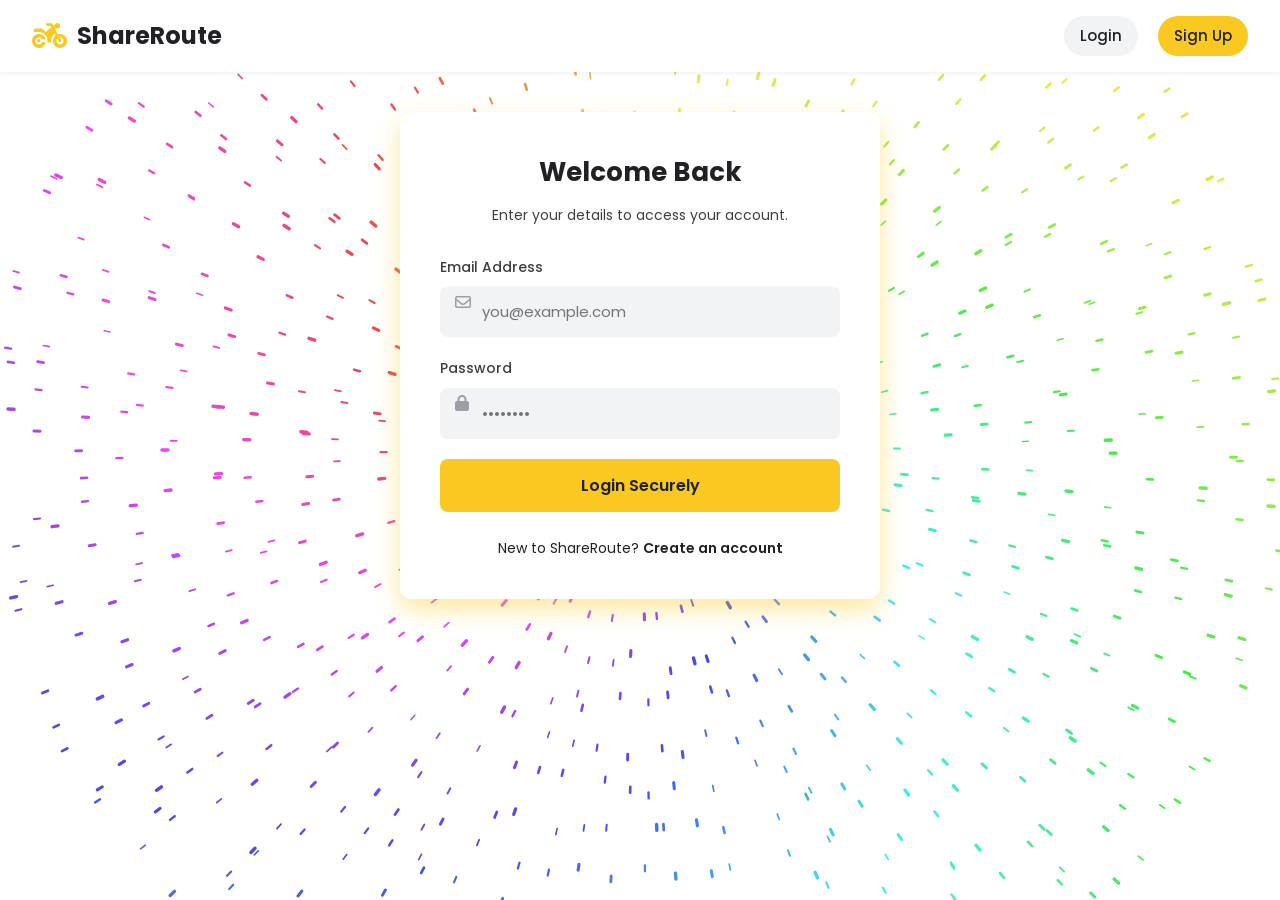
<file: index.html>
<!DOCTYPE html>
<html lang="en">
<head>
    <meta charset="UTF-8">
    <meta name="viewport" content="width=device-width, initial-scale=1.0">
    <title>Login - ShareRoute</title>
    <!-- FontAwesome for icons -->
    <link rel="stylesheet" href="https://cdnjs.cloudflare.com/ajax/libs/font-awesome/6.4.0/css/all.min.css">
    <link rel="stylesheet" href="style.css">
    <script type="module" src="app.js"></script>
</head>
<body>
    <header>
        <a href="index.html" class="logo">
            <i class="fa-solid fa-motorcycle"></i>
            ShareRoute
        </a>
        <nav>
            <a href="index.html" class="active">Login</a>
            <a href="register.html" class="btn-primary">Sign Up</a>
        </nav>
    </header>

    <main>
        <div class="form-container">
            <div class="form-header">
                <h2>Welcome Back</h2>
                <p>Enter your details to access your account.</p>
            </div>
            <form id="login-form">
                <div class="form-group">
                    <label for="email">Email Address</label>
                    <i class="fa-regular fa-envelope"></i>
                    <input type="email" id="email" placeholder="you@example.com" required>
                </div>
                <div class="form-group">
                    <label for="password">Password</label>
                    <i class="fa-solid fa-lock"></i>
                    <input type="password" id="password" placeholder="••••••••" required>
                </div>
                <button type="submit" class="btn">Login Securely</button>
            </form>
            <div class="links">
                <p>New to ShareRoute? <a href="register.html">Create an account</a></p>
            </div>
        </div>
    </main>
</body>
</html>
</file>
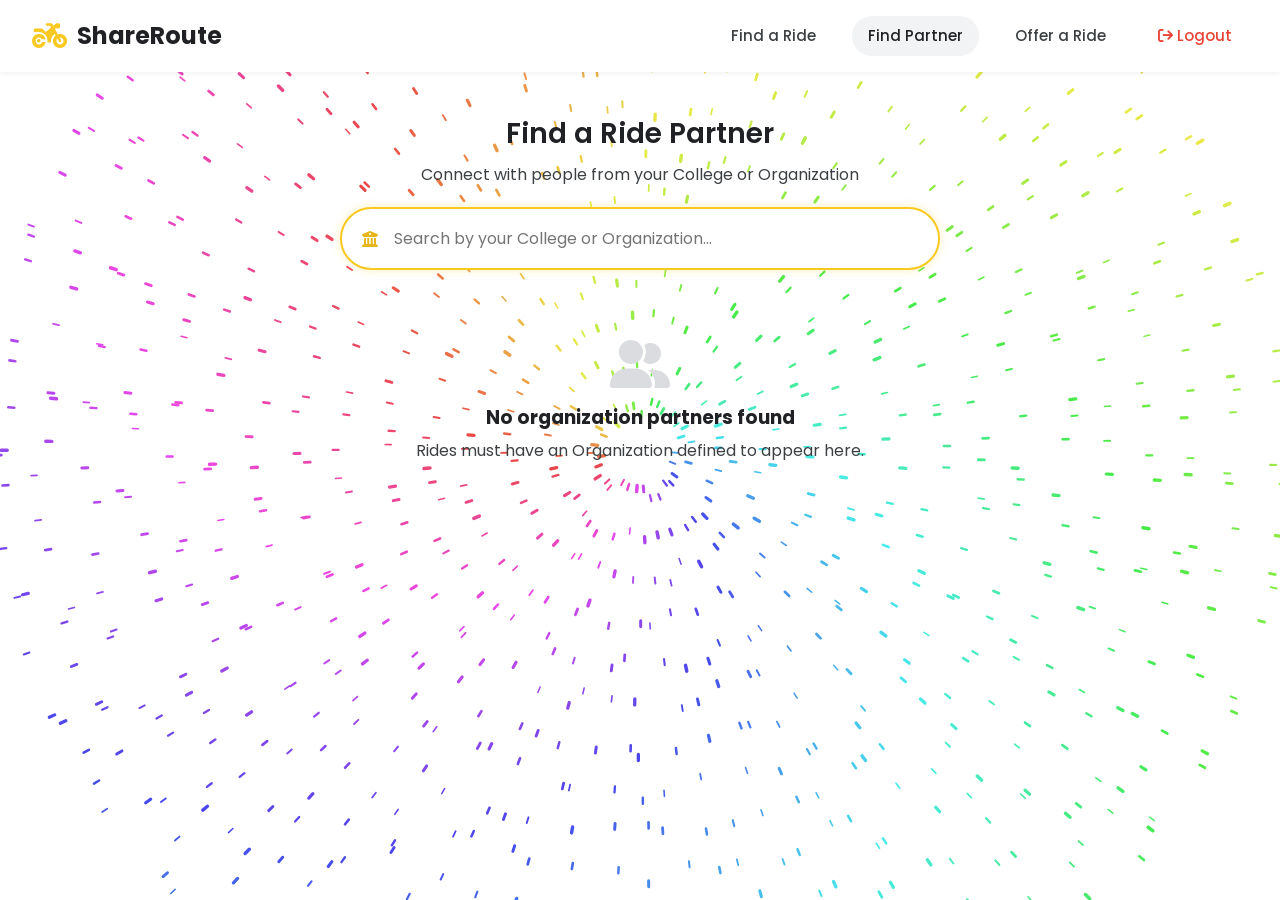
<file: find-partner.html>
<!DOCTYPE html>
<html lang="en">
<head>
    <meta charset="UTF-8">
    <meta name="viewport" content="width=device-width, initial-scale=1.0">
    <title>Find Partner - ShareRoute</title>
    <link rel="stylesheet" href="https://cdnjs.cloudflare.com/ajax/libs/font-awesome/6.4.0/css/all.min.css">
    <link rel="stylesheet" href="style.css">
    <script type="module" src="app.js"></script>
</head>
<body>
    <header>
        <a href="final-ride.html" class="logo">
            <i class="fa-solid fa-motorcycle"></i>
            ShareRoute
        </a>
        <nav>
            <a href="final-ride.html">Find a Ride</a>
            <a href="find-partner.html" class="active">Find Partner</a>
            <a href="offer-ride.html">Offer a Ride</a>
            <a href="index.html" style="color: #EA4335;"><i class="fa-solid fa-arrow-right-from-bracket"></i> Logout</a>
        </nav>
    </header>

    <main>
        <div class="search-section">
            <h2 class="title" style="margin-bottom: 5px;">Find a Ride Partner</h2>
            <p style="text-align: center; color: var(--dark-light); margin-bottom: 20px;">Connect with people from your College or Organization</p>
            
            <div class="search-bar" style="border: 2px solid var(--primary); box-shadow: 0 0 10px rgba(249, 201, 34, 0.3);">
                <i class="fa-solid fa-building-columns" style="color: var(--primary-hover);"></i>
                <input type="text" id="partner-search-input" placeholder="Search by your College or Organization...">
            </div>
        </div>
        
        <div id="partner-container" style="display: grid; grid-template-columns: repeat(auto-fill, minmax(320px, 1fr)); gap: 25px;">
            <!-- Partner Rides will be injected here dynamically -->
        </div>
    </main>

    <!-- Modal for Connection -->
    <div id="connect-modal" class="modal">
        <div class="modal-content">
            <span class="close-modal">&times;</span>
            <div class="modal-header">
                <i class="fa-solid fa-handshake-angle" style="font-size: 30px; color: var(--primary); margin-bottom: 10px;"></i>
                <h3 id="modal-title">Connect with Driver</h3>
            </div>
            <p id="modal-desc" style="text-align: center; margin-bottom: 20px; color: var(--dark-light);">Send a request to share contact details and plan your trip together.</p>
            <textarea id="connect-message" placeholder="Hi, I'm also from this organization and looking to share this ride..." rows="3" style="width: 100%; padding: 10px; border-radius: 8px; border: 1px solid var(--border); margin-bottom: 20px; font-family: inherit;"></textarea>
            <button id="send-connect-btn" class="btn"><i class="fa-regular fa-paper-plane"></i> Send Request</button>
            <div id="modal-success-msg" style="display: none; margin-top: 15px; color: #137333; background: #E6F4EA; padding: 10px; border-radius: 8px; text-align: center; font-weight: 500;">
                <i class="fa-solid fa-circle-check"></i> Request sent! They will check their inbox. 
            </div>
        </div>
    </div>
</body>
</html>
</file>
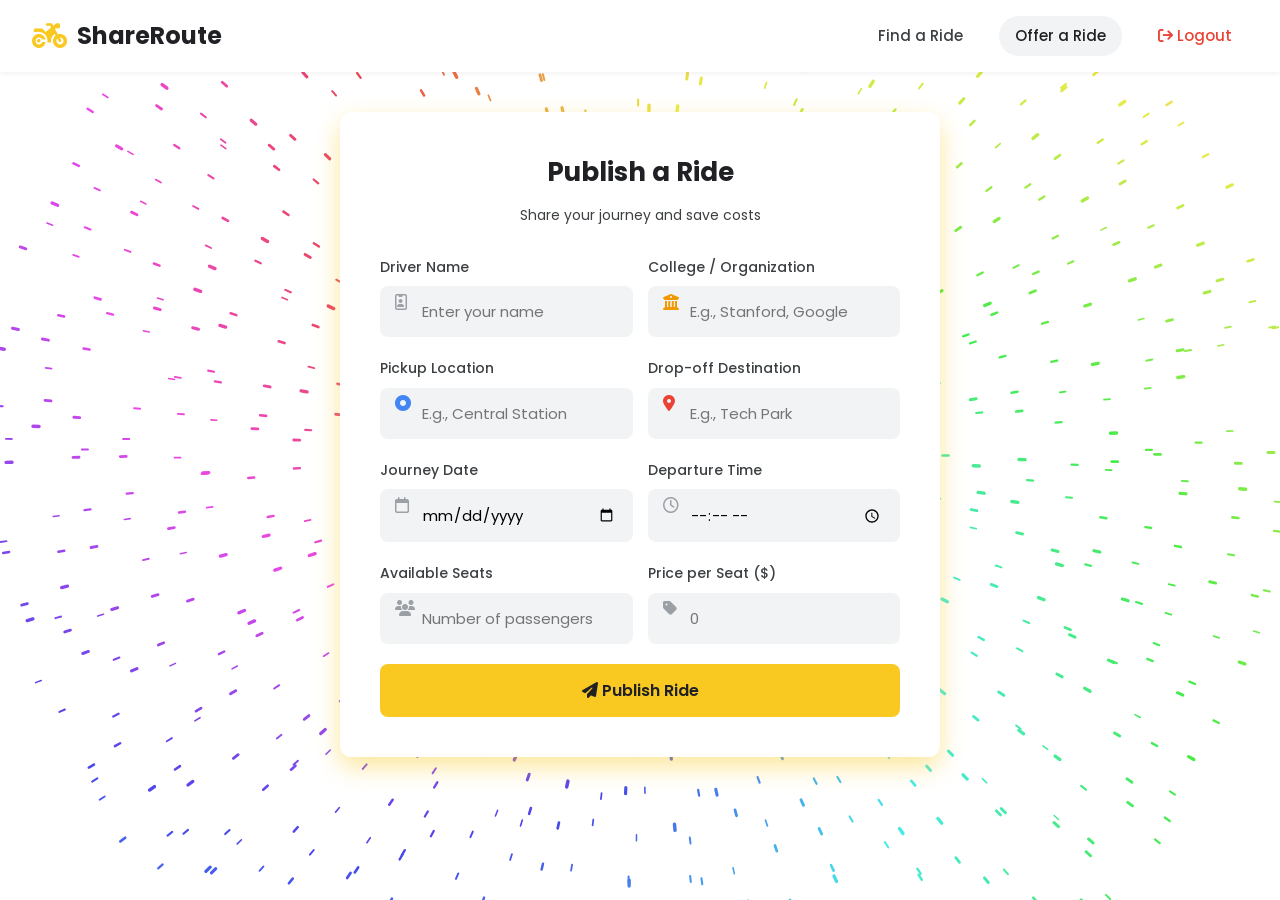
<file: offer-ride.html>
<!DOCTYPE html>
<html lang="en">
<head>
    <meta charset="UTF-8">
    <meta name="viewport" content="width=device-width, initial-scale=1.0">
    <title>Offer a Ride - ShareRoute</title>
    <link rel="stylesheet" href="https://cdnjs.cloudflare.com/ajax/libs/font-awesome/6.4.0/css/all.min.css">
    <link rel="stylesheet" href="style.css">
    <script type="module" src="app.js"></script>
</head>
<body>
    <header>
        <a href="final-ride.html" class="logo">
            <i class="fa-solid fa-motorcycle"></i>
            ShareRoute
        </a>
        <nav>
            <a href="final-ride.html">Find a Ride</a>
            <a href="offer-ride.html" class="active">Offer a Ride</a>
            <a href="index.html" style="color: #EA4335;"><i class="fa-solid fa-arrow-right-from-bracket"></i> Logout</a>
        </nav>
    </header>

    <main>
        <div class="form-container wide">
            <div class="form-header">
                <h2>Publish a Ride</h2>
                <p>Share your journey and save costs</p>
            </div>
            <form id="post-ride-form">
                <div class="form-row">
                    <div class="form-group">
                        <label for="driver">Driver Name</label>
                        <i class="fa-regular fa-id-badge"></i>
                        <input type="text" id="driver" placeholder="Enter your name" required>
                    </div>
                    <div class="form-group">
                        <label for="organization">College / Organization</label>
                        <i class="fa-solid fa-building-columns" style="color: #F29900;"></i>
                        <input type="text" id="organization" placeholder="E.g., Stanford, Google" required>
                    </div>
                </div>
                
                <div class="form-row">
                    <div class="form-group">
                        <label for="start_location">Pickup Location</label>
                        <i class="fa-solid fa-circle-dot" style="color: #4285F4;"></i>
                        <input type="text" id="start_location" placeholder="E.g., Central Station" required>
                    </div>
                    <div class="form-group">
                        <label for="destination">Drop-off Destination</label>
                        <i class="fa-solid fa-location-dot" style="color: #EA4335;"></i>
                        <input type="text" id="destination" placeholder="E.g., Tech Park" required>
                    </div>
                </div>

                <div class="form-row">
                    <div class="form-group">
                        <label for="date">Journey Date</label>
                        <i class="fa-regular fa-calendar"></i>
                        <input style="padding-left: 40px;" type="date" id="date" required>
                    </div>
                    <div class="form-group">
                        <label for="time">Departure Time</label>
                        <i class="fa-regular fa-clock"></i>
                        <input style="padding-left: 40px;" type="time" id="time" required>
                    </div>
                </div>

                <div class="form-row">
                    <div class="form-group">
                        <label for="seats">Available Seats</label>
                        <i class="fa-solid fa-users"></i>
                        <input type="number" id="seats" min="1" max="10" placeholder="Number of passengers" required>
                    </div>
                    <div class="form-group">
                        <label for="price">Price per Seat ($)</label>
                        <i class="fa-solid fa-tag"></i>
                        <input type="number" id="price" min="0" placeholder="0" required>
                    </div>
                </div>

                <button type="submit" class="btn"><i class="fa-solid fa-paper-plane"></i> Publish Ride</button>
            </form>
            <div id="message"></div>
        </div>
    </main>
</body>
</html>
</file>
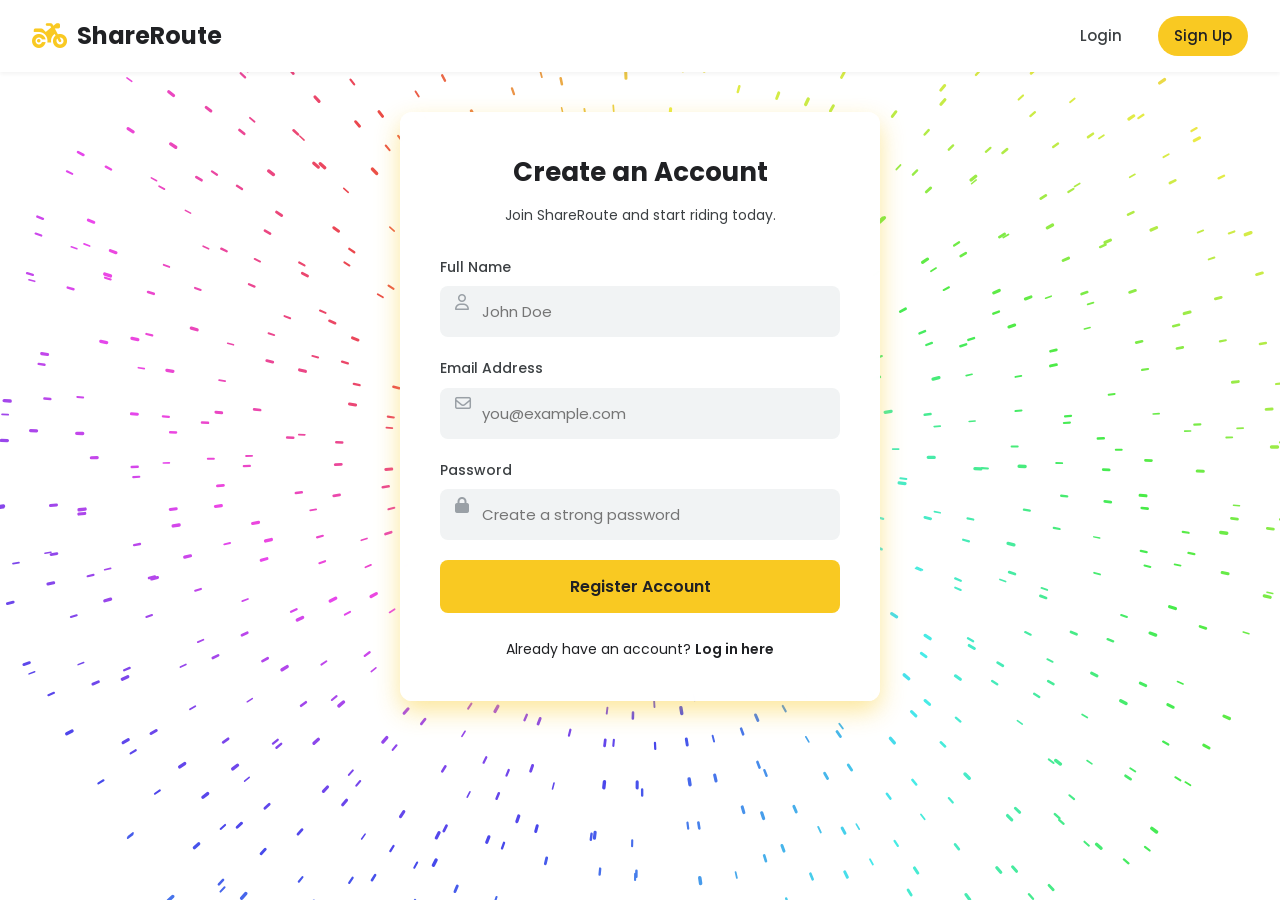
<file: register.html>
<!DOCTYPE html>
<html lang="en">
<head>
    <meta charset="UTF-8">
    <meta name="viewport" content="width=device-width, initial-scale=1.0">
    <title>Register - ShareRoute</title>
    <link rel="stylesheet" href="https://cdnjs.cloudflare.com/ajax/libs/font-awesome/6.4.0/css/all.min.css">
    <link rel="stylesheet" href="style.css">
    <script type="module" src="app.js"></script>
</head>
<body>
    <header>
        <a href="index.html" class="logo">
            <i class="fa-solid fa-motorcycle"></i>
            ShareRoute
        </a>
        <nav>
            <a href="index.html">Login</a>
            <a href="register.html" class="active btn-primary">Sign Up</a>
        </nav>
    </header>

    <main>
        <div class="form-container">
            <div class="form-header">
                <h2>Create an Account</h2>
                <p>Join ShareRoute and start riding today.</p>
            </div>
            <form id="register-form">
                <div class="form-group">
                    <label for="name">Full Name</label>
                    <i class="fa-regular fa-user"></i>
                    <input type="text" id="name" placeholder="John Doe" required>
                </div>
                <div class="form-group">
                    <label for="email">Email Address</label>
                    <i class="fa-regular fa-envelope"></i>
                    <input type="email" id="email" placeholder="you@example.com" required>
                </div>
                <div class="form-group">
                    <label for="password">Password</label>
                    <i class="fa-solid fa-lock"></i>
                    <input type="password" id="password" placeholder="Create a strong password" required>
                </div>
                <button type="submit" class="btn">Register Account</button>
            </form>
            <div class="links">
                <p>Already have an account? <a href="index.html">Log in here</a></p>
            </div>
        </div>
    </main>
</body>
</html>
</file>
<file: style.css>
@import url('https://fonts.googleapis.com/css2?family=Poppins:wght@300;400;500;600;700&display=swap');

:root {
    --primary: #F9C922; /* Rapido Yellow */
    --primary-hover: #E5B71B;
    --dark: #202124;
    --dark-light: #3C4043;
    --background: #F8F9FA;
    --white: #FFFFFF;
    --gray-bg: #F1F3F4;
    --border: #DADCE0;
    --shadow: 0 6px 16px rgba(249, 201, 34, 0.25); /* Yellow shade shadow */
    --shadow-hover: 0 10px 24px rgba(249, 201, 34, 0.45); /* Intense yellow shade on hover */
    --radius: 12px;
    --transition: 0.3s ease;
}

* {
    box-sizing: border-box;
    margin: 0;
    padding: 0;
    font-family: 'Poppins', sans-serif;
}

body {
    background-color: transparent;
    color: var(--dark);
    line-height: 1.6;
    -webkit-font-smoothing: antialiased;
}

/* Base Body pseudo-element to match white but keep canvas visible */
body::before {
    content: '';
    position: fixed;
    top: 0; left: 0; right: 0; bottom: 0;
    background-color: var(--white);
    z-index: -2;
}

/* Header & Navigation */
header {
    background: var(--white);
    padding: 1rem 2rem;
    display: flex;
    justify-content: space-between;
    align-items: center;
    box-shadow: 0 2px 4px rgba(0,0,0,0.05);
    position: sticky;
    top: 0;
    z-index: 100;
}

header .logo {
    display: flex;
    align-items: center;
    gap: 10px;
    font-size: 24px;
    font-weight: 700;
    color: var(--dark);
    text-decoration: none;
}

header .logo i {
    color: var(--primary);
    font-size: 28px;
}

nav {
    display: flex;
    gap: 20px;
}

nav a {
    color: var(--dark-light);
    text-decoration: none;
    font-weight: 500;
    font-size: 15px;
    padding: 8px 16px;
    border-radius: 20px;
    transition: var(--transition);
}

nav a:hover, nav a.active {
    background: var(--gray-bg);
    color: var(--dark);
}

nav a.btn-primary {
    background: var(--primary);
    color: var(--dark);
}

nav a.btn-primary:hover {
    background: var(--primary-hover);
}

/* Main Container */
main {
    max-width: 1000px;
    margin: 40px auto;
    padding: 0 20px;
    min-height: calc(100vh - 160px);
}

/* Typography */
h2.title {
    font-size: 28px;
    font-weight: 600;
    color: var(--dark);
    margin-bottom: 20px;
    text-align: center;
}

/* Search Bar */
.search-section {
    max-width: 600px;
    margin: 0 auto 30px auto;
}

.search-bar {
    position: relative;
    box-shadow: var(--shadow);
    border-radius: 50px;
    overflow: hidden;
    background: var(--white);
}

.search-bar i {
    position: absolute;
    top: 50%;
    left: 20px;
    transform: translateY(-50%);
    color: var(--dark-light);
    font-size: 16px;
}

.search-bar input {
    width: 100%;
    padding: 15px 20px 15px 50px;
    border: 2px solid transparent;
    border-radius: 50px;
    font-size: 16px;
    background: transparent;
    transition: var(--transition);
}

.search-bar input:focus {
    outline: none;
    border-color: var(--primary);
    background: var(--white);
}

/* Form Styling */
.form-container {
    background: rgba(255, 255, 255, 0.98);
    backdrop-filter: blur(10px);
    padding: 40px;
    border-radius: var(--radius);
    box-shadow: var(--shadow-hover);
    max-width: 480px;
    margin: auto;
}

.form-container.wide {
    max-width: 600px;
}

.form-header {
    text-align: center;
    margin-bottom: 30px;
}

.form-header h2 {
    font-size: 26px;
    margin-bottom: 10px;
}

.form-header p {
    color: var(--dark-light);
    font-size: 14px;
}

.form-group {
    margin-bottom: 20px;
    position: relative;
}

.form-group label {
    display: block;
    margin-bottom: 8px;
    font-weight: 500;
    font-size: 14px;
    color: var(--dark-light);
}

.form-group i {
    position: absolute;
    top: 38px;
    left: 15px;
    color: #9AA0A6;
}

.form-group input {
    width: 100%;
    padding: 12px 15px 12px 40px;
    border: 2px solid transparent;
    border-radius: 8px;
    font-size: 15px;
    background: var(--gray-bg);
    transition: var(--transition);
}

.form-group input:focus {
    outline: none;
    background: var(--white);
    border-color: var(--primary);
}

.form-row {
    display: grid;
    grid-template-columns: 1fr 1fr;
    gap: 15px;
}

/* Buttons */
.btn {
    display: block;
    background: var(--primary);
    color: var(--dark);
    padding: 14px 20px;
    border: none;
    border-radius: 8px;
    cursor: pointer;
    font-size: 16px;
    font-weight: 600;
    width: 100%;
    text-align: center;
    transition: var(--transition);
    text-decoration: none;
}

.btn:hover {
    background: var(--primary-hover);
    transform: translateY(-2px);
}

.btn:disabled {
    background: #e0e0e0;
    color: #9e9e9e;
    cursor: not-allowed;
    transform: none;
}

/* Links */
.links {
    margin-top: 25px;
    text-align: center;
    font-size: 14px;
}

.links a {
    color: var(--dark);
    font-weight: 600;
    text-decoration: none;
    transition: var(--transition);
}

.links a:hover {
    color: var(--primary-hover);
    text-decoration: underline;
}

/* Ride Cards Layout */
#ride-container {
    display: grid;
    grid-template-columns: repeat(auto-fill, minmax(320px, 1fr));
    gap: 25px;
}

/* Ride Card Styling */
.ride-card {
    background: rgba(255, 255, 255, 0.98);
    backdrop-filter: blur(10px);
    border-radius: var(--radius);
    border-top: 5px solid var(--primary); /* Keeps the yellow priority bar at top */
    box-shadow: var(--shadow);
    padding: 25px;
    transition: var(--transition);
    position: relative;
    overflow: hidden;
}

.ride-card:hover {
    transform: translateY(-5px);
    box-shadow: var(--shadow-hover);
}

.ride-route {
    display: flex;
    flex-direction: column;
    gap: 15px;
    margin-bottom: 20px;
    position: relative;
}

.route-point {
    display: flex;
    align-items: flex-start;
    gap: 15px;
}

.route-point i {
    margin-top: 4px;
    font-size: 14px;
}

.route-point .fa-circle-dot.start {
    color: #4285F4;
}

.route-point .fa-location-dot.end {
    color: #EA4335;
}

.route-text h4 {
    font-size: 16px;
    font-weight: 600;
    margin-bottom: 2px;
}

.route-text p {
    font-size: 13px;
    color: var(--dark-light);
}

/* Dashed line connecting locations */
.ride-route::before {
    content: '';
    position: absolute;
    left: 6px;
    top: 20px;
    bottom: 25px;
    width: 2px;
    background: repeating-linear-gradient(
      to bottom,
      #DADCE0,
      #DADCE0 4px,
      transparent 4px,
      transparent 8px
    );
}

.ride-details {
    display: grid;
    grid-template-columns: 1fr 1fr;
    gap: 15px;
    padding-top: 15px;
    border-top: 1px solid var(--border);
    margin-bottom: 20px;
}

.detail-item {
    display: flex;
    align-items: center;
    gap: 10px;
    font-size: 14px;
}

.detail-item i {
    color: var(--primary-hover);
    width: 16px;
    text-align: center;
}

.ride-footer {
    display: flex;
    justify-content: space-between;
    align-items: center;
    padding-top: 15px;
    border-top: 1px solid var(--border);
}

.driver-info {
    display: flex;
    align-items: center;
    gap: 10px;
}

.driver-avatar {
    width: 32px;
    height: 32px;
    background: var(--dark);
    color: var(--primary);
    border-radius: 50%;
    display: flex;
    align-items: center;
    justify-content: center;
    font-weight: 600;
    font-size: 14px;
}

.driver-name {
    font-weight: 500;
    font-size: 14px;
}

.price-tag {
    font-size: 22px;
    color: var(--dark);
    font-weight: 700;
}

.price-tag span {
    font-size: 14px;
    color: var(--dark-light);
    font-weight: 500;
}

/* Success/Error message */
#message {
    margin-top: 20px;
    padding: 12px;
    border-radius: 8px;
    text-align: center;
    display: none;
    font-weight: 500;
    font-size: 14px;
}

.success-msg {
    background-color: #E6F4EA;
    color: #137333;
    display: block !important;
}

.error-msg {
    background-color: #FCE8E6;
    color: #C5221F;
    display: block !important;
}

/* Modal Styling */
.modal {
    display: none;
    position: fixed;
    z-index: 1000;
    left: 0;
    top: 0;
    width: 100%;
    height: 100%;
    background-color: rgba(0,0,0,0.5);
    backdrop-filter: blur(4px);
    align-items: center;
    justify-content: center;
}

.modal.show {
    display: flex;
}

.modal-content {
    background-color: var(--white);
    padding: 30px;
    border-radius: var(--radius);
    width: 90%;
    max-width: 400px;
    position: relative;
    box-shadow: 0 10px 30px rgba(0,0,0,0.2);
    animation: modalSlide 0.3s ease;
}

@keyframes modalSlide {
    from { transform: translateY(-20px); opacity: 0; }
    to { transform: translateY(0); opacity: 1; }
}

.close-modal {
    position: absolute;
    top: 15px;
    right: 20px;
    font-size: 24px;
    font-weight: 700;
    color: var(--dark-light);
    cursor: pointer;
    transition: var(--transition);
}

.close-modal:hover {
    color: #EA4335;
}

.modal-header {
    text-align: center;
    margin-bottom: 20px;
}

/* Connect button */
.btn-connect {
    background: transparent;
    color: var(--primary-hover);
    border: 1px solid var(--primary-hover);
    padding: 6px 12px;
    border-radius: 20px;
    font-size: 13px;
    font-weight: 600;
    cursor: pointer;
    transition: var(--transition);
}

.btn-connect:hover {
    background: var(--primary-hover);
    color: var(--white);
}

/* Responsive */
@media (max-width: 768px) {
    header {
        padding: 1rem;
        flex-direction: column;
        gap: 15px;
    }
    
    .form-container {
        padding: 25px 20px;
    }

    .form-row {
        grid-template-columns: 1fr;
    }
}
</file>
